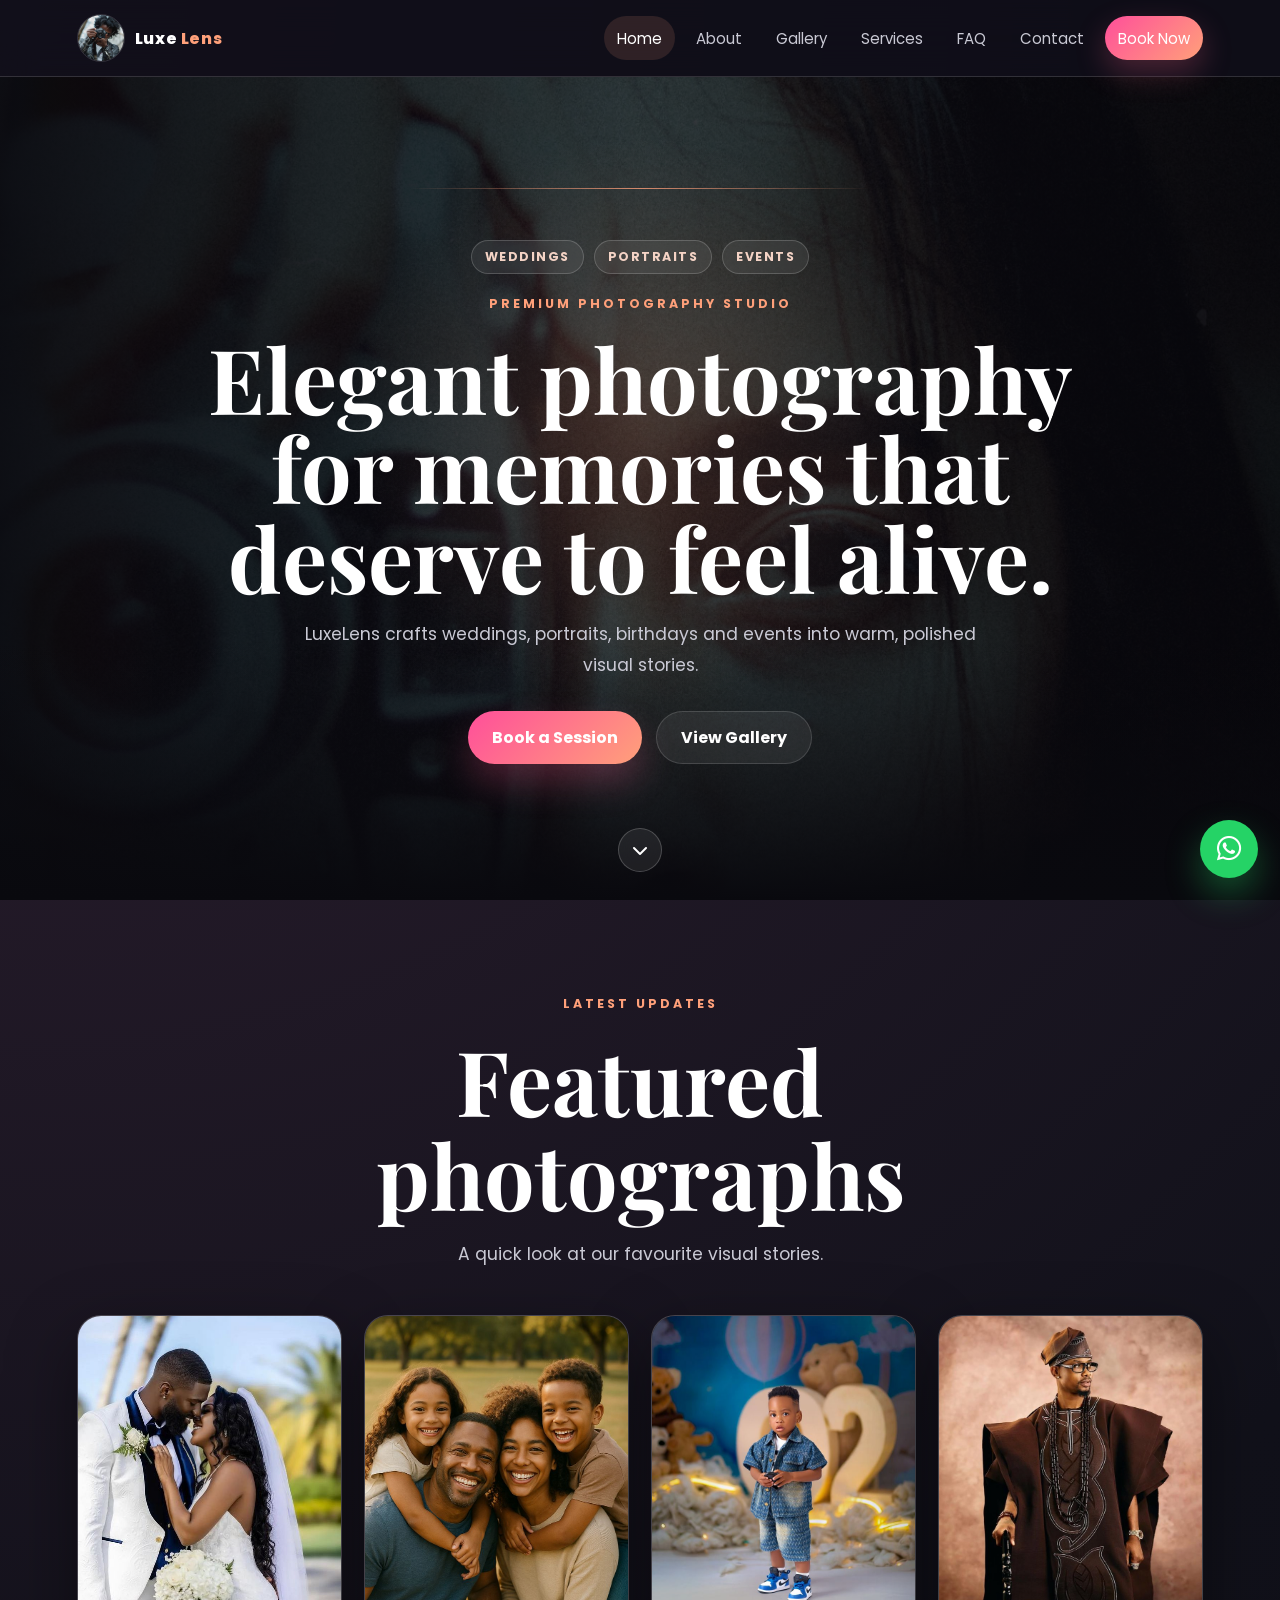
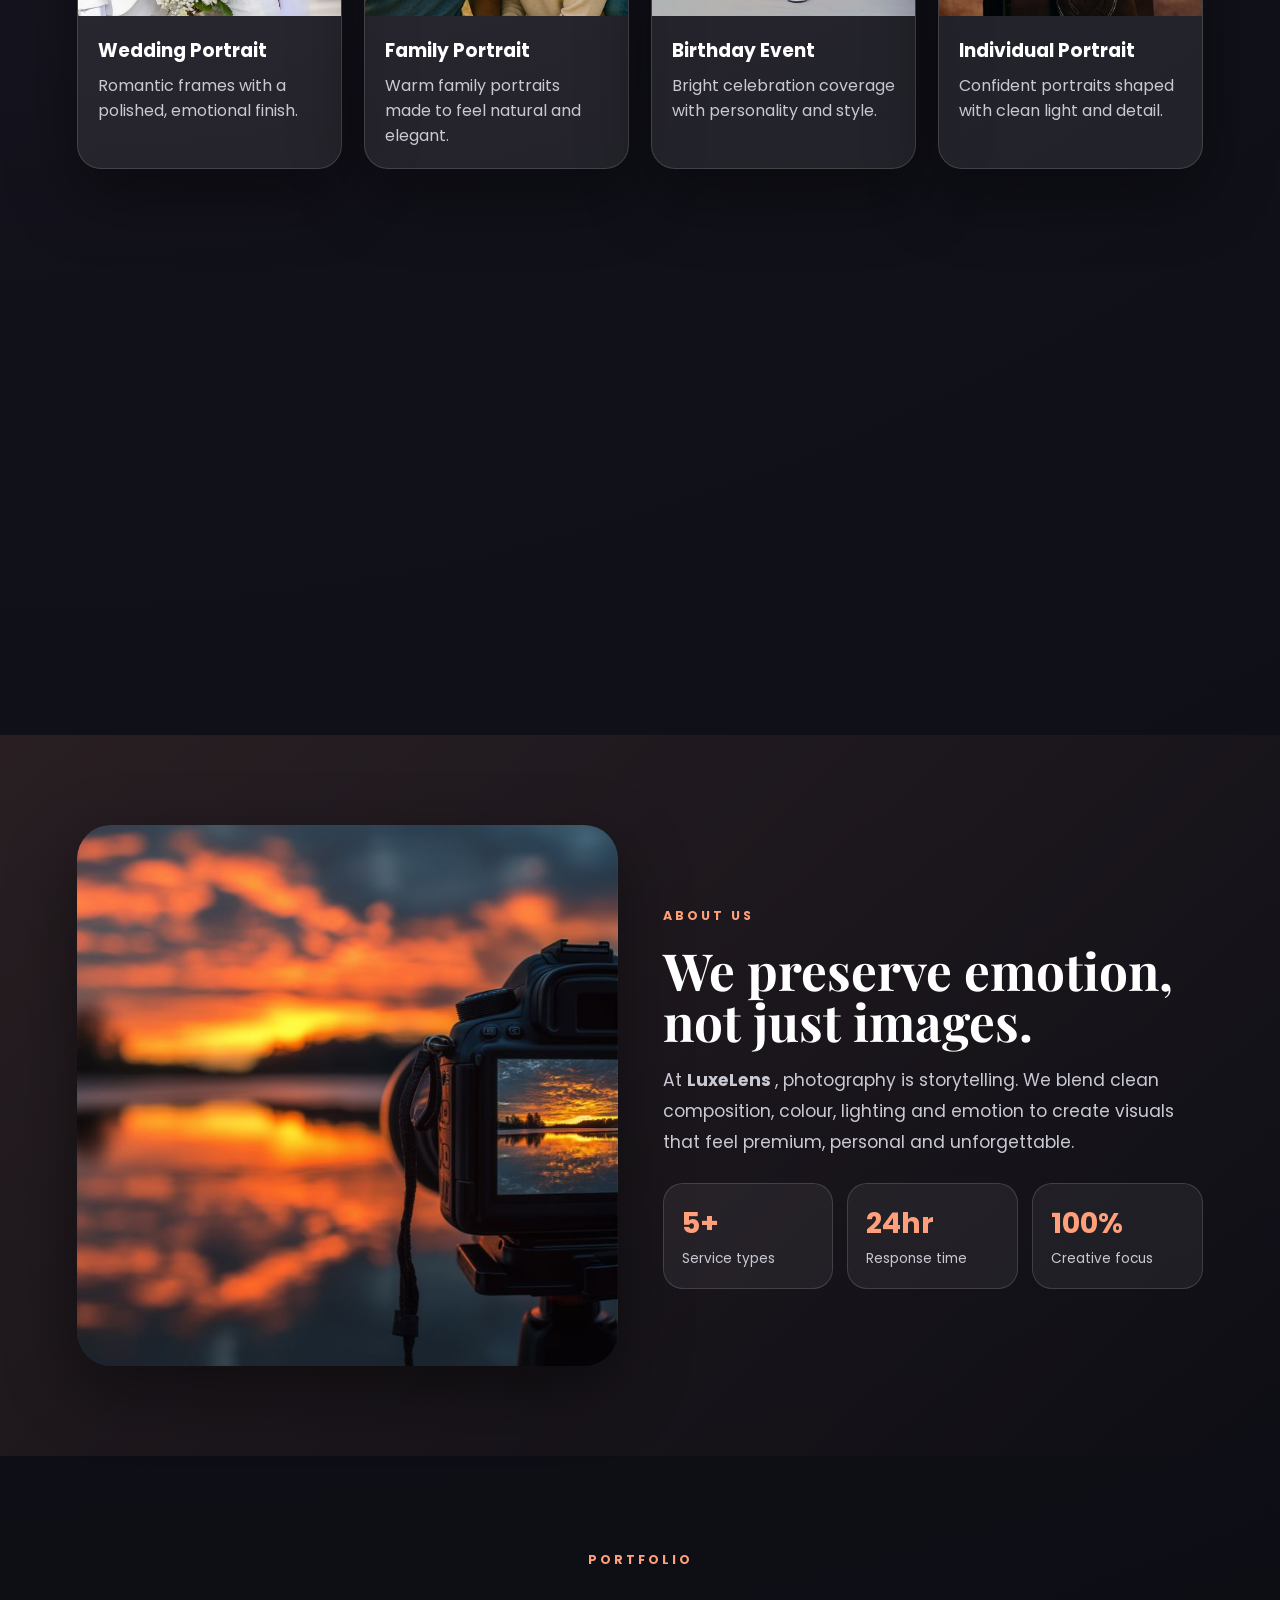
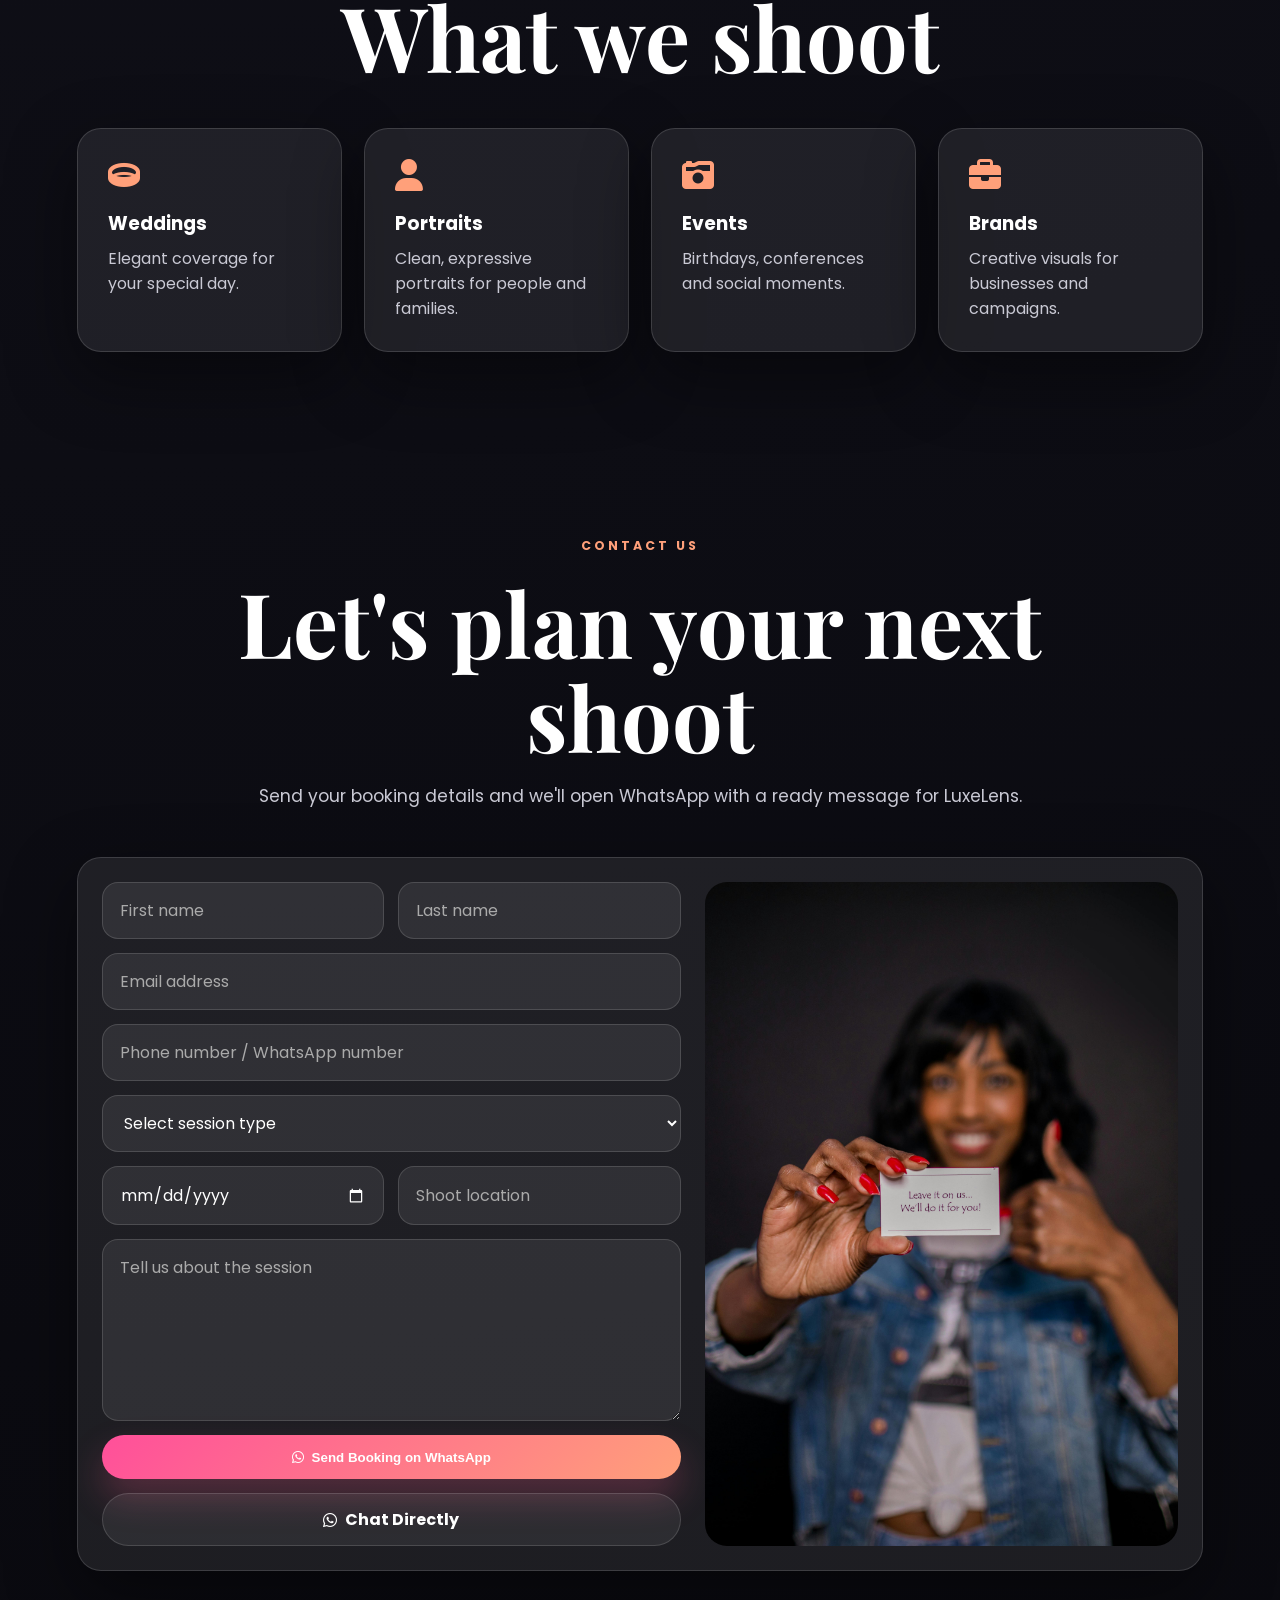
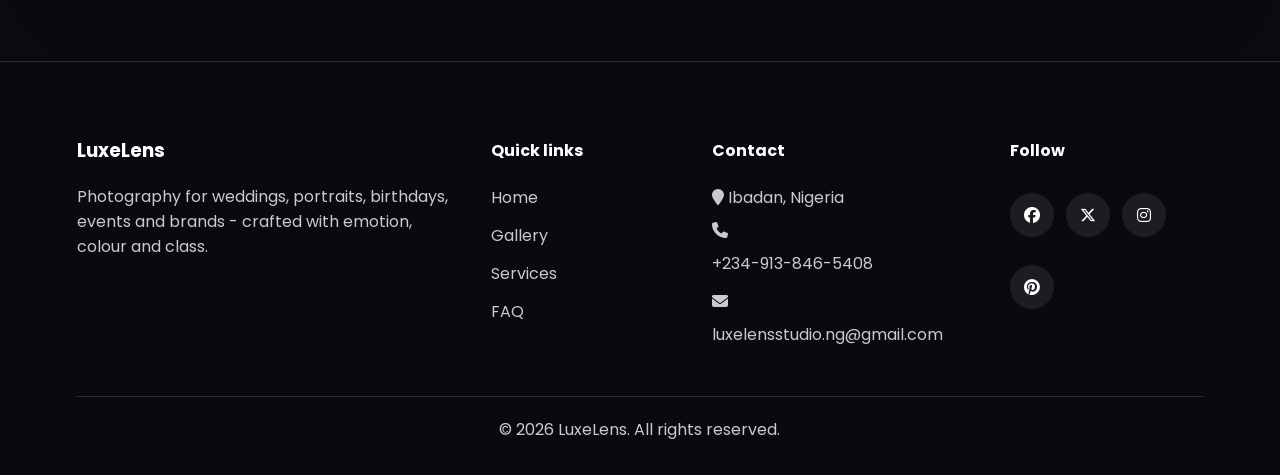
<file: index.html>
<!DOCTYPE html>
<html lang="en">
 <head>
  <meta charset="utf-8"/>
  <meta content="width=device-width, initial-scale=1.0, viewport-fit=cover" name="viewport"/>
  <title>
   LuxeLens | Home
  </title>
  <link href="https://fonts.googleapis.com" rel="preconnect"/>
  <link crossorigin="" href="https://fonts.gstatic.com" rel="preconnect"/>
  <link href="https://fonts.googleapis.com/css2?family=Playfair+Display:wght@600;700&amp;family=Poppins:wght@300;400;500;600;700&amp;display=swap" rel="stylesheet"/>
  <link href="https://cdnjs.cloudflare.com/ajax/libs/font-awesome/6.7.2/css/all.min.css" rel="stylesheet"/>
  <link href="style.css" rel="stylesheet"/>
 </head>
 <body>
  <header class="site-header">
   <a class="brand" href="index.html">
    <img alt="LuxeLens logo" src="Image/SNAPSHOT.png"/>
    <span>
     Luxe
     <span>
      Lens
     </span>
    </span>
   </a>
   <button aria-controls="siteNav" aria-expanded="false" aria-label="Open menu" class="menu-toggle" type="button">
    <i class="fa-solid fa-bars">
    </i>
   </button>
   <nav class="site-nav" id="siteNav">
    <a href="index.html">
     Home
    </a>
    <a href="index.html#about">
     About
    </a>
    <a href="gallery.html">
     Gallery
    </a>
    <a href="learnmore.html">
     Services
    </a>
    <a href="faq.html">
     FAQ
    </a>
    <a href="index.html#contact">
     Contact
    </a>
    <a class="nav-cta" href="https://wa.me/2349138465408?text=Hello%20LuxeLens%2C%20I%20want%20to%20book%20a%20photography%20session." rel="noopener" target="_blank">
     Book Now
    </a>
   </nav>
  </header>
  <section class="hero">
   <video autoplay="" loop="" muted="" playsinline="" poster="Image/wedding 1 (13).jpg">
    <source src="videos/6028176-hd_1920_1080_24fps (1).mp4" type="video/mp4"/>
   </video>
   <div class="hero-overlay">
   </div>
   <div class="hero-content reveal">
    <div class="hero-kicker">
     <span>
      Weddings
     </span>
     <span>
      Portraits
     </span>
     <span>
      Events
     </span>
    </div>
    <span class="eyebrow">
     Premium photography studio
    </span>
    <h1>
     Elegant photography for memories that deserve to feel alive.
    </h1>
    <p>
     LuxeLens crafts weddings, portraits, birthdays and events into warm, polished visual stories.
    </p>
    <div class="hero-actions">
     <a class="btn primary" href="https://wa.me/2349138465408?text=Hello%20LuxeLens%2C%20I%20want%20to%20book%20a%20photography%20session." rel="noopener" target="_blank">
      Book a Session
     </a>
     <a class="btn ghost" href="gallery.html">
      View Gallery
     </a>
    </div>
   </div>
   <a aria-label="Explore featured photographs" class="scroll-cue" href="#featured">
    <i class="fa-solid fa-chevron-down">
    </i>
   </a>
  </section>
  <main>
   <section class="section" id="featured">
    <div class="section-head reveal">
     <span class="eyebrow">
      Latest updates
     </span>
     <h2>
      Featured photographs
     </h2>
     <p>
      A quick look at our favourite visual stories.
     </p>
    </div>
    <div class="photo-grid">
     <article class="photo-card reveal">
      <img alt="Wedding Portrait" src="Image/black wedding.jpg"/>
      <div>
       <h3>
        Wedding Portrait
       </h3>
       <p>
        Romantic frames with a polished, emotional finish.
       </p>
      </div>
     </article>
     <article class="photo-card reveal">
      <img alt="Family Portrait" src="Image/family (1).jpg"/>
      <div>
       <h3>
        Family Portrait
       </h3>
       <p>
        Warm family portraits made to feel natural and elegant.
       </p>
      </div>
     </article>
     <article class="photo-card reveal">
      <img alt="Birthday Event" src="Image/birthday.jpg"/>
      <div>
       <h3>
        Birthday Event
       </h3>
       <p>
        Bright celebration coverage with personality and style.
       </p>
      </div>
     </article>
     <article class="photo-card reveal">
      <img alt="Individual Portrait" src="Image/traditional portrait.jpg"/>
      <div>
       <h3>
        Individual Portrait
       </h3>
       <p>
        Confident portraits shaped with clean light and detail.
       </p>
      </div>
     </article>
     <article class="photo-card reveal">
      <img alt="Wedding Event" src="Image/traditional wedding.jpg"/>
      <div>
       <h3>
        Wedding Event
       </h3>
       <p>
        Full-day wedding moments captured with care and class.
       </p>
      </div>
     </article>
     <article class="photo-card reveal">
      <img alt="Conference Event" src="Image/conference.jpg"/>
      <div>
       <h3>
        Conference Event
       </h3>
       <p>
        Professional event images that feel sharp and memorable.
       </p>
      </div>
     </article>
     <article class="photo-card reveal">
      <img alt="Family Moments" src="Image/wedding 1 (9).jpg"/>
      <div>
       <h3>
        Family Moments
       </h3>
       <p>
        Honest moments for the people who matter most.
       </p>
      </div>
     </article>

     <article class="photo-card reveal">
      <img alt="Kids Portrait" src="Image/sharon portrait.jpg"/>
      <div>
       <h3>
        Kids Portrait
       </h3>
       <p>
        Gentle kids portraits full of expression and life.
       </p>
      </div>
     </article>

    </div>
   </section>
   <section class="about-section" id="about">
    <div class="about-img reveal">
     <img alt="About LuxeLens" src="Image/about (1).jpg"/>
    </div>
    <div class="about-text reveal">
     <span class="eyebrow">
      About us
     </span>
     <h2>
      We preserve emotion, not just images.
     </h2>
     <p>
      At
      <strong>
       LuxeLens
      </strong>
      , photography is storytelling. We blend clean composition, colour, lighting and emotion to create visuals that feel premium, personal and unforgettable.
     </p>
     <div class="stats">
      <div>
       <b>
        5+
       </b>
       <span>
        Service types
       </span>
      </div>
      <div>
       <b>
        24hr
       </b>
       <span>
        Response time
       </span>
      </div>
      <div>
       <b>
        100%
       </b>
       <span>
        Creative focus
       </span>
      </div>
     </div>
    </div>
   </section>
   <section class="section">
    <div class="section-head reveal">
     <span class="eyebrow">
      Portfolio
     </span>
     <h2>
      What we shoot
     </h2>
    </div>
    <div class="service-grid">
     <article>
      <i class="fa-solid fa-ring">
      </i>
      <h3>
       Weddings
      </h3>
      <p>
       Elegant coverage for your special day.
      </p>
     </article>
     <article>
      <i class="fa-solid fa-user">
      </i>
      <h3>
       Portraits
      </h3>
      <p>
       Clean, expressive portraits for people and families.
      </p>
     </article>
     <article>
      <i class="fa-solid fa-camera-retro">
      </i>
      <h3>
       Events
      </h3>
      <p>
       Birthdays, conferences and social moments.
      </p>
     </article>
     <article>
      <i class="fa-solid fa-briefcase">
      </i>
      <h3>
       Brands
      </h3>
      <p>
       Creative visuals for businesses and campaigns.
      </p>
     </article>
    </div>
   </section>
   <section class="contact-section" id="contact">
    <div class="section-head reveal">
     <span class="eyebrow">
      Contact us
     </span>
     <h2>
      Let's plan your next shoot
     </h2>
     <p>
      Send your booking details and we'll open WhatsApp with a ready message for LuxeLens.
     </p>
    </div>
    <div class="contact-box reveal">
     <form class="booking-form" id="whatsappBookingForm">
      <div class="two">
       <input name="firstName" placeholder="First name" required=""/>
       <input name="lastName" placeholder="Last name" required=""/>
      </div>
      <input name="email" placeholder="Email address" required="" type="email"/>
      <input name="phone" placeholder="Phone number / WhatsApp number" required="" type="tel"/>
      <select name="service" required="">
       <option value="">
        Select session type
       </option>
       <option>
        Wedding Photography
       </option>
       <option>
        Portrait Session
       </option>
       <option>
        Birthday/Event Coverage
       </option>
       <option>
        Brand/Commercial Shoot
       </option>
       <option>
        Other
       </option>
      </select>
      <div class="two">
       <input name="date" type="date"/>
       <input name="location" placeholder="Shoot location"/>
      </div>
      <textarea name="message" placeholder="Tell us about the session" required="" rows="6"></textarea>
      <button class="btn primary" type="submit">
       <i class="fa-brands fa-whatsapp">
       </i>
       Send Booking on WhatsApp
      </button>
      <a class="btn ghost whatsapp-direct" href="https://wa.me/2349138465408?text=Hello%20LuxeLens%2C%20I%20want%20to%20book%20a%20photography%20session." rel="noopener" target="_blank">
       <i class="fa-brands fa-whatsapp">
       </i>
       Chat Directly
      </a>
     </form>
     <img alt="Contact LuxeLens" src="Image/wedding 1 (7).jpg"/>
    </div>
   </section>
  </main>
  <footer class="site-footer">
   <div>
    <h3>
     LuxeLens
    </h3>
    <p>
     Photography for weddings, portraits, birthdays, events and brands - crafted with emotion, colour and class.
    </p>
   </div>
   <div>
    <h4>
     Quick links
    </h4>
    <a href="index.html">
     Home
    </a>
    <a href="gallery.html">
     Gallery
    </a>
    <a href="learnmore.html">
     Services
    </a>
    <a href="faq.html">
     FAQ
    </a>
   </div>
   <div>
    <h4>
     Contact
    </h4>
    <p>
     <i class="fa fa-map-marker">
     </i>
     Ibadan, Nigeria
    </p>
    <p>
     <i class="fa fa-phone">
     </i>
     <a href="https://wa.me/2349138465408" rel="noopener" target="_blank">
      +234-913-846-5408
     </a>
    </p>
    <p>
     <i class="fa fa-envelope">
     </i>
     <a href="mailto:luxelensstudio.ng@gmail.com">
      luxelensstudio.ng@gmail.com
     </a>
    </p>
   </div>
   <div>
    <h4>
     Follow
    </h4>
    <div class="social-row">
     <a aria-label="Facebook" href="https://www.facebook.com/" rel="noopener" target="_blank">
      <i class="fa-brands fa-facebook">
      </i>
     </a>
     <a aria-label="X Twitter" href="https://x.com/" rel="noopener" target="_blank">
      <i class="fa-brands fa-x-twitter">
      </i>
     </a>
     <a aria-label="Instagram" href="https://www.instagram.com/" rel="noopener" target="_blank">
      <i class="fa-brands fa-instagram">
      </i>
     </a>
     <a aria-label="Pinterest" href="https://www.pinterest.com/" rel="noopener" target="_blank">
      <i class="fa-brands fa-pinterest">
      </i>
     </a>
    </div>
   </div>
   <p class="copyright">
    &copy; 2026 LuxeLens. All rights reserved.
   </p>
  </footer>
  <a aria-label="Chat on WhatsApp" class="whatsapp-float" href="https://wa.me/2349138465408?text=Hello%20LuxeLens%2C%20I%20want%20to%20make%20an%20enquiry." rel="noopener" target="_blank">
   <i class="fa-brands fa-whatsapp">
   </i>
  </a>
  <script src="app.js">
  </script>
 </body>
</html>
</file>
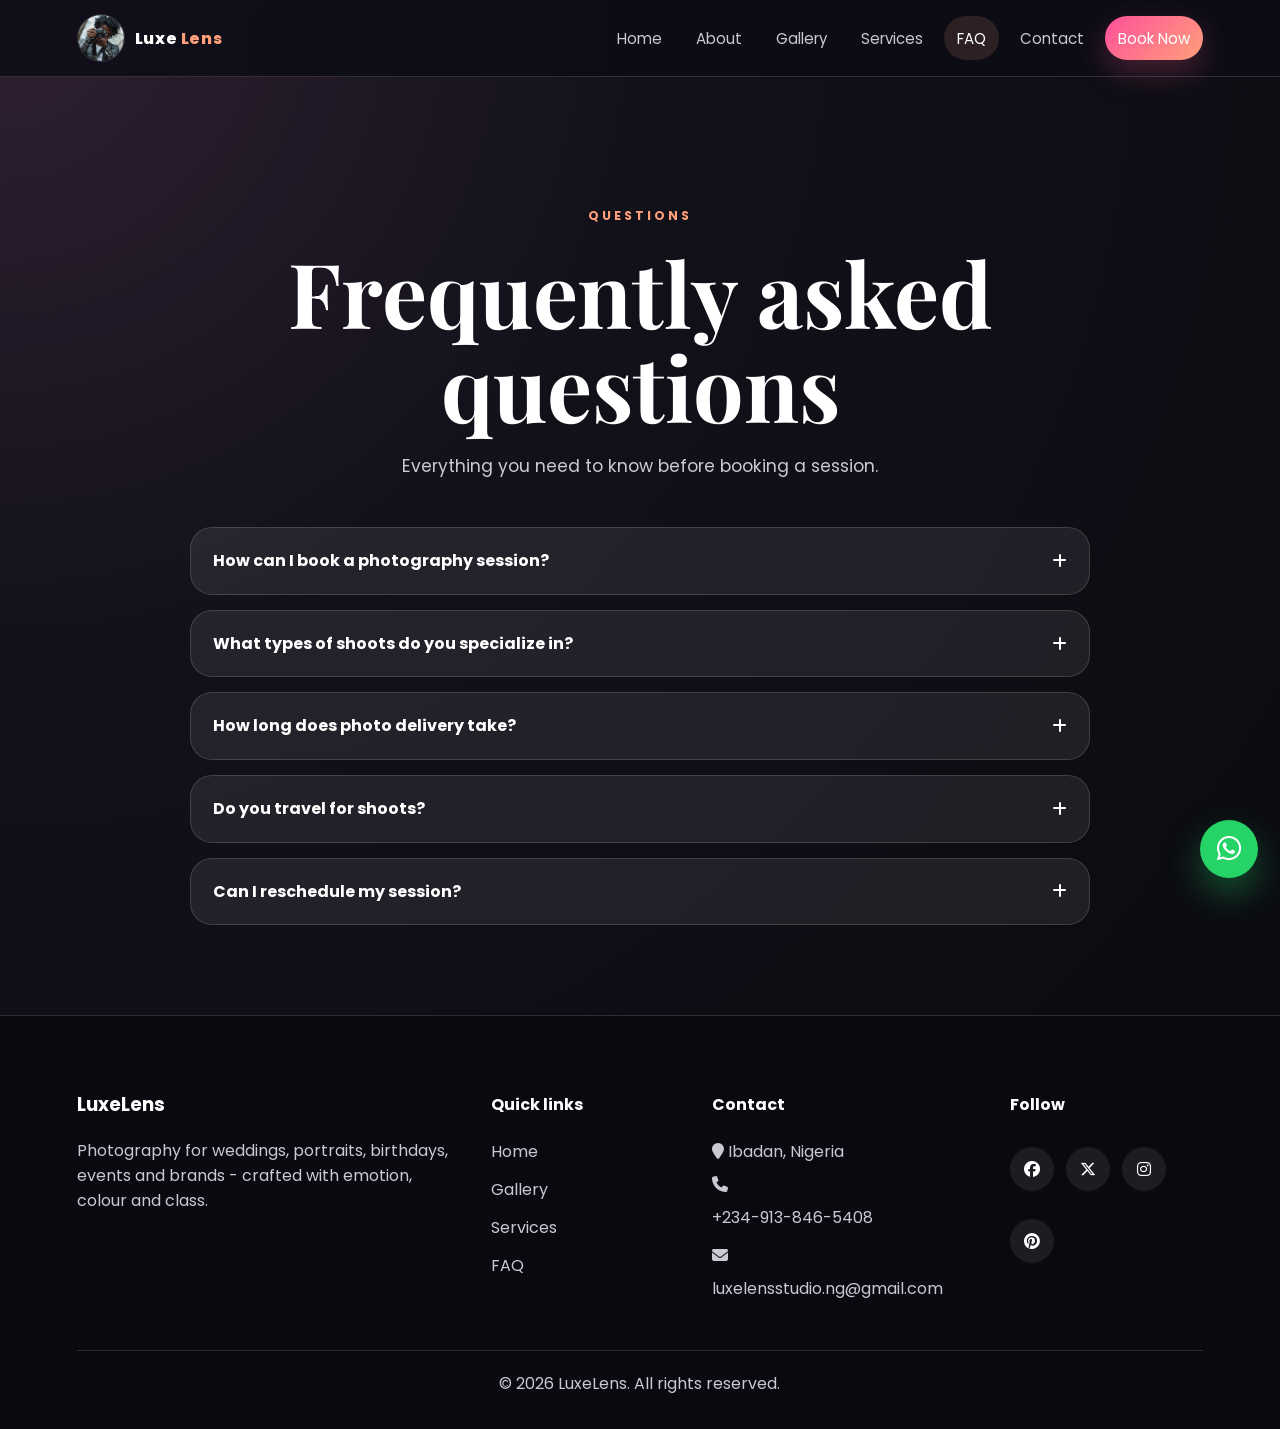
<file: faq.html>
<!DOCTYPE html>
<html lang="en">
 <head>
  <meta charset="utf-8"/>
  <meta content="width=device-width, initial-scale=1.0, viewport-fit=cover" name="viewport"/>
  <title>
   FAQ | LuxeLens
  </title>
  <link href="https://fonts.googleapis.com" rel="preconnect"/>
  <link crossorigin="" href="https://fonts.gstatic.com" rel="preconnect"/>
  <link href="https://fonts.googleapis.com/css2?family=Playfair+Display:wght@600;700&amp;family=Poppins:wght@300;400;500;600;700&amp;display=swap" rel="stylesheet"/>
  <link href="https://cdnjs.cloudflare.com/ajax/libs/font-awesome/6.7.2/css/all.min.css" rel="stylesheet"/>
  <link href="style.css" rel="stylesheet"/>
 </head>
 <body>
  <header class="site-header">
   <a class="brand" href="index.html">
    <img alt="LuxeLens logo" src="Image/SNAPSHOT.png"/>
    <span>
     Luxe
     <span>
      Lens
     </span>
    </span>
   </a>
   <button aria-controls="siteNav" aria-expanded="false" aria-label="Open menu" class="menu-toggle" type="button">
    <i class="fa-solid fa-bars">
    </i>
   </button>
   <nav class="site-nav" id="siteNav">
    <a href="index.html">
     Home
    </a>
    <a href="index.html#about">
     About
    </a>
    <a href="gallery.html">
     Gallery
    </a>
    <a href="learnmore.html">
     Services
    </a>
    <a href="faq.html">
     FAQ
    </a>
    <a href="index.html#contact">
     Contact
    </a>
    <a class="nav-cta" href="https://wa.me/2349138465408?text=Hello%20LuxeLens%2C%20I%20want%20to%20book%20a%20photography%20session." rel="noopener" target="_blank">
     Book Now
    </a>
   </nav>
  </header>
  <main class="page faq-page">
   <section class="page-hero reveal">
    <span class="eyebrow">
     Questions
    </span>
    <h1>
     Frequently asked questions
    </h1>
    <p>
     Everything you need to know before booking a session.
    </p>
   </section>
   <section class="faq-list">
    <article class="faq-item">
     <button aria-expanded="false" type="button">
      How can I book a photography session?
      <i class="fa fa-plus">
      </i>
     </button>
     <div>
      <p>
       Use the contact form or call us. We usually respond within 24 hours.
      </p>
     </div>
    </article>
    <article class="faq-item">
     <button aria-expanded="false" type="button">
      What types of shoots do you specialize in?
      <i class="fa fa-plus">
      </i>
     </button>
     <div>
      <p>
       Weddings, portraits, birthdays, events, family sessions and commercial shoots.
      </p>
     </div>
    </article>
    <article class="faq-item">
     <button aria-expanded="false" type="button">
      How long does photo delivery take?
      <i class="fa fa-plus">
      </i>
     </button>
     <div>
      <p>
       Portraits usually take about one week. Events and weddings can take two to three weeks depending on the size.
      </p>
     </div>
    </article>
    <article class="faq-item">
     <button aria-expanded="false" type="button">
      Do you travel for shoots?
      <i class="fa fa-plus">
      </i>
     </button>
     <div>
      <p>
       Yes. Travel fees may apply depending on the location.
      </p>
     </div>
    </article>
    <article class="faq-item">
     <button aria-expanded="false" type="button">
      Can I reschedule my session?
      <i class="fa fa-plus">
      </i>
     </button>
     <div>
      <p>
       Yes, please contact us early so we can arrange another date.
      </p>
     </div>
    </article>
   </section>
  </main>
  <footer class="site-footer">
   <div>
    <h3>
     LuxeLens
    </h3>
    <p>
     Photography for weddings, portraits, birthdays, events and brands - crafted with emotion, colour and class.
    </p>
   </div>
   <div>
    <h4>
     Quick links
    </h4>
    <a href="index.html">
     Home
    </a>
    <a href="gallery.html">
     Gallery
    </a>
    <a href="learnmore.html">
     Services
    </a>
    <a href="faq.html">
     FAQ
    </a>
   </div>
   <div>
    <h4>
     Contact
    </h4>
    <p>
     <i class="fa fa-map-marker">
     </i>
     Ibadan, Nigeria
    </p>
    <p>
     <i class="fa fa-phone">
     </i>
     <a href="https://wa.me/2349138465408" rel="noopener" target="_blank">
      +234-913-846-5408
     </a>
    </p>
    <p>
     <i class="fa fa-envelope">
     </i>
     <a href="mailto:luxelensstudio.ng@gmail.com">
      luxelensstudio.ng@gmail.com
     </a>
    </p>
   </div>
   <div>
    <h4>
     Follow
    </h4>
    <div class="social-row">
     <a aria-label="Facebook" href="https://www.facebook.com/" rel="noopener" target="_blank">
      <i class="fa-brands fa-facebook">
      </i>
     </a>
     <a aria-label="X Twitter" href="https://x.com/" rel="noopener" target="_blank">
      <i class="fa-brands fa-x-twitter">
      </i>
     </a>
     <a aria-label="Instagram" href="https://www.instagram.com/" rel="noopener" target="_blank">
      <i class="fa-brands fa-instagram">
      </i>
     </a>
     <a aria-label="Pinterest" href="https://www.pinterest.com/" rel="noopener" target="_blank">
      <i class="fa-brands fa-pinterest">
      </i>
     </a>
    </div>
   </div>
   <p class="copyright">
    &copy; 2026 LuxeLens. All rights reserved.
   </p>
  </footer>
  <a aria-label="Chat on WhatsApp" class="whatsapp-float" href="https://wa.me/2349138465408?text=Hello%20LuxeLens%2C%20I%20want%20to%20make%20an%20enquiry." rel="noopener" target="_blank">
   <i class="fa-brands fa-whatsapp">
   </i>
  </a>
  <script src="app.js">
  </script>
 </body>
</html>
</file>
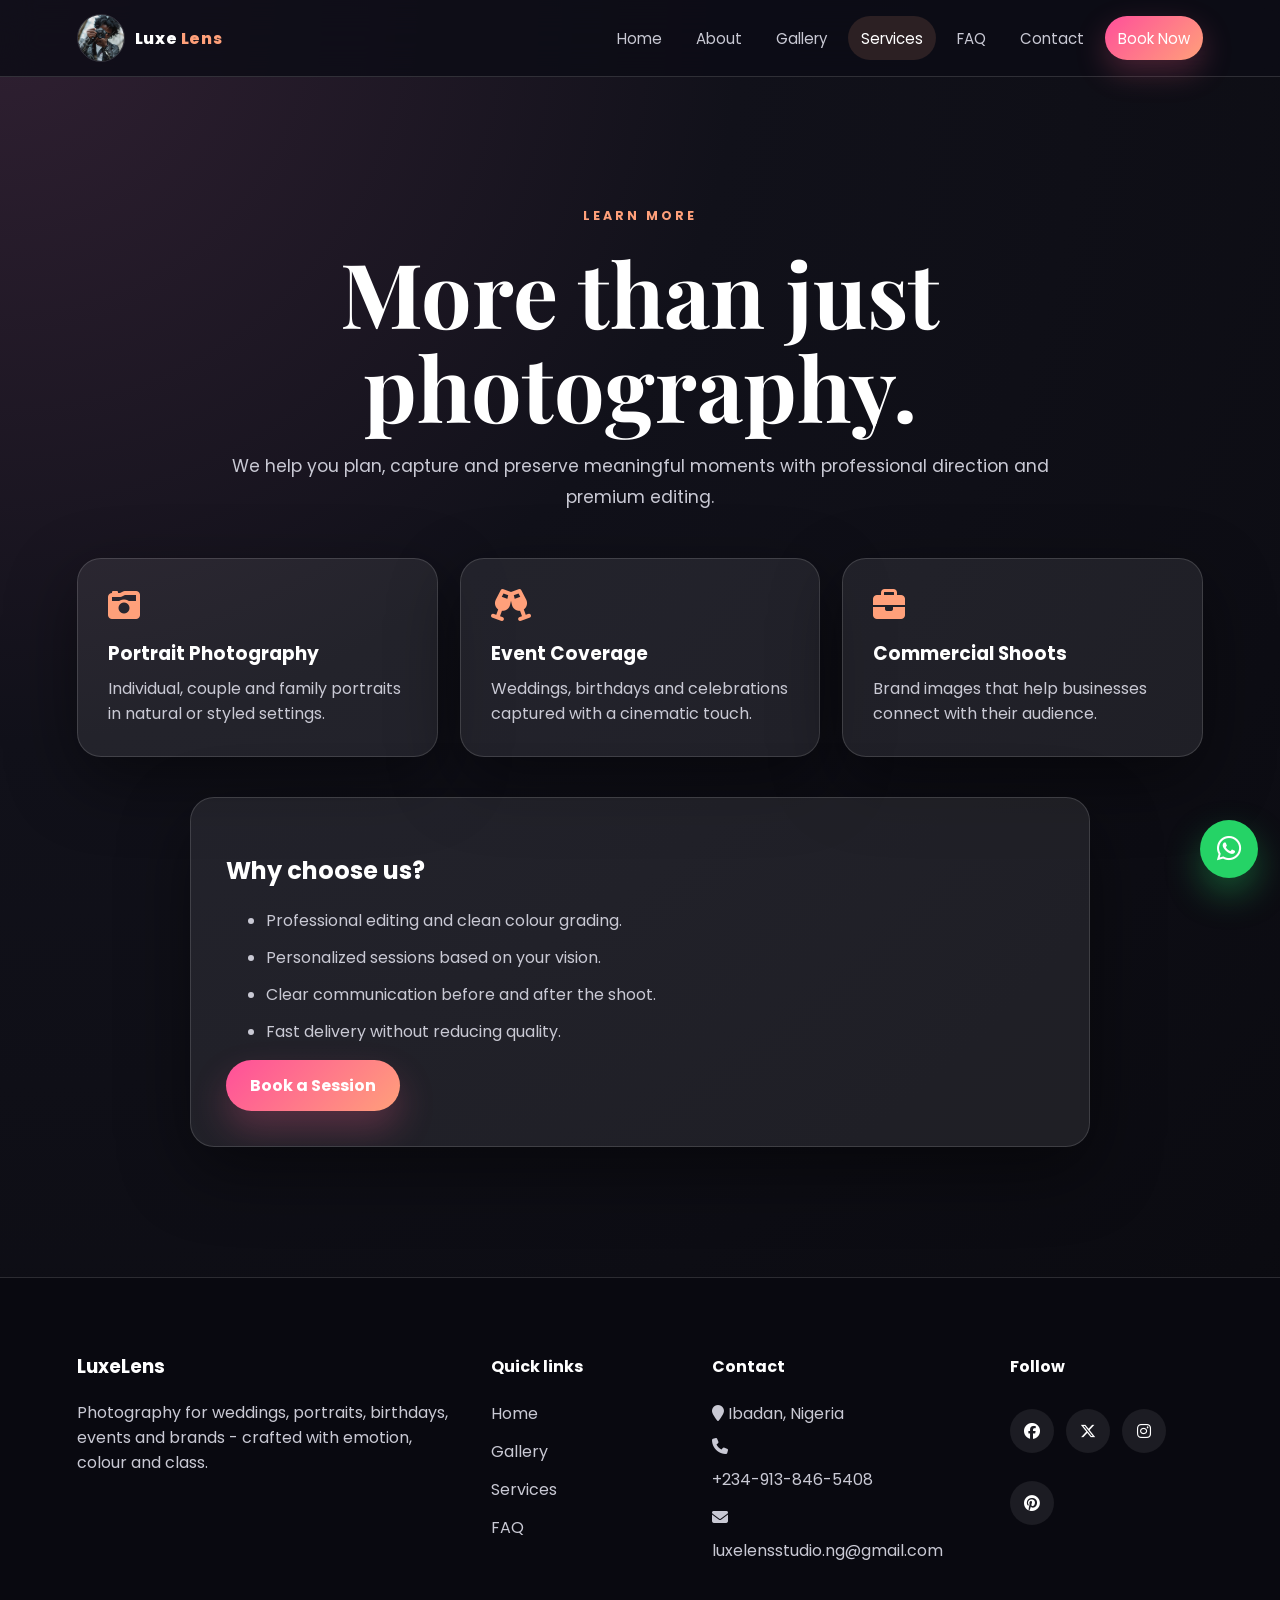
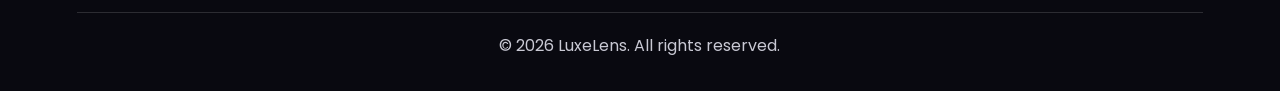
<file: learnmore.html>
<!DOCTYPE html>
<html lang="en">
 <head>
  <meta charset="utf-8"/>
  <meta content="width=device-width, initial-scale=1.0, viewport-fit=cover" name="viewport"/>
  <title>
   Services | LuxeLens
  </title>
  <link href="https://fonts.googleapis.com" rel="preconnect"/>
  <link crossorigin="" href="https://fonts.gstatic.com" rel="preconnect"/>
  <link href="https://fonts.googleapis.com/css2?family=Playfair+Display:wght@600;700&amp;family=Poppins:wght@300;400;500;600;700&amp;display=swap" rel="stylesheet"/>
  <link href="https://cdnjs.cloudflare.com/ajax/libs/font-awesome/6.7.2/css/all.min.css" rel="stylesheet"/>
  <link href="style.css" rel="stylesheet"/>
 </head>
 <body>
  <header class="site-header">
   <a class="brand" href="index.html">
    <img alt="LuxeLens logo" src="Image/SNAPSHOT.png"/>
    <span>
     Luxe
     <span>
      Lens
     </span>
    </span>
   </a>
   <button aria-controls="siteNav" aria-expanded="false" aria-label="Open menu" class="menu-toggle" type="button">
    <i class="fa-solid fa-bars">
    </i>
   </button>
   <nav class="site-nav" id="siteNav">
    <a href="index.html">
     Home
    </a>
    <a href="index.html#about">
     About
    </a>
    <a href="gallery.html">
     Gallery
    </a>
    <a href="learnmore.html">
     Services
    </a>
    <a href="faq.html">
     FAQ
    </a>
    <a href="index.html#contact">
     Contact
    </a>
    <a class="nav-cta" href="https://wa.me/2349138465408?text=Hello%20LuxeLens%2C%20I%20want%20to%20book%20a%20photography%20session." rel="noopener" target="_blank">
     Book Now
    </a>
   </nav>
  </header>
  <main class="page">
   <section class="page-hero reveal">
    <span class="eyebrow">
     Learn more
    </span>
    <h1>
     More than just photography.
    </h1>
    <p>
     We help you plan, capture and preserve meaningful moments with professional direction and premium editing.
    </p>
   </section>
   <section class="service-grid large">
    <article>
     <i class="fas fa-camera-retro">
     </i>
     <h3>
      Portrait Photography
     </h3>
     <p>
      Individual, couple and family portraits in natural or styled settings.
     </p>
    </article>
    <article>
     <i class="fas fa-champagne-glasses">
     </i>
     <h3>
      Event Coverage
     </h3>
     <p>
      Weddings, birthdays and celebrations captured with a cinematic touch.
     </p>
    </article>
    <article>
     <i class="fas fa-briefcase">
     </i>
     <h3>
      Commercial Shoots
     </h3>
     <p>
      Brand images that help businesses connect with their audience.
     </p>
    </article>
   </section>
   <section class="why-card reveal">
    <h2>
     Why choose us?
    </h2>
    <ul>
     <li>
      Professional editing and clean colour grading.
     </li>
     <li>
      Personalized sessions based on your vision.
     </li>
     <li>
      Clear communication before and after the shoot.
     </li>
     <li>
      Fast delivery without reducing quality.
     </li>
    </ul>
    <a class="btn primary" href="https://wa.me/2349138465408?text=Hello%20LuxeLens%2C%20I%20want%20to%20book%20a%20photography%20session." rel="noopener" target="_blank">
     Book a Session
    </a>
   </section>
  </main>
  <footer class="site-footer">
   <div>
    <h3>
     LuxeLens
    </h3>
    <p>
     Photography for weddings, portraits, birthdays, events and brands - crafted with emotion, colour and class.
    </p>
   </div>
   <div>
    <h4>
     Quick links
    </h4>
    <a href="index.html">
     Home
    </a>
    <a href="gallery.html">
     Gallery
    </a>
    <a href="learnmore.html">
     Services
    </a>
    <a href="faq.html">
     FAQ
    </a>
   </div>
   <div>
    <h4>
     Contact
    </h4>
    <p>
     <i class="fa fa-map-marker">
     </i>
     Ibadan, Nigeria
    </p>
    <p>
     <i class="fa fa-phone">
     </i>
     <a href="https://wa.me/2349138465408" rel="noopener" target="_blank">
      +234-913-846-5408
     </a>
    </p>
    <p>
     <i class="fa fa-envelope">
     </i>
     <a href="mailto:luxelensstudio.ng@gmail.com">
      luxelensstudio.ng@gmail.com
     </a>
    </p>
   </div>
   <div>
    <h4>
     Follow
    </h4>
    <div class="social-row">
     <a aria-label="Facebook" href="https://www.facebook.com/" rel="noopener" target="_blank">
      <i class="fa-brands fa-facebook">
      </i>
     </a>
     <a aria-label="X Twitter" href="https://x.com/" rel="noopener" target="_blank">
      <i class="fa-brands fa-x-twitter">
      </i>
     </a>
     <a aria-label="Instagram" href="https://www.instagram.com/" rel="noopener" target="_blank">
      <i class="fa-brands fa-instagram">
      </i>
     </a>
     <a aria-label="Pinterest" href="https://www.pinterest.com/" rel="noopener" target="_blank">
      <i class="fa-brands fa-pinterest">
      </i>
     </a>
    </div>
   </div>
   <p class="copyright">
    &copy; 2026 LuxeLens. All rights reserved.
   </p>
  </footer>
  <a aria-label="Chat on WhatsApp" class="whatsapp-float" href="https://wa.me/2349138465408?text=Hello%20LuxeLens%2C%20I%20want%20to%20make%20an%20enquiry." rel="noopener" target="_blank">
   <i class="fa-brands fa-whatsapp">
   </i>
  </a>
  <script src="app.js">
  </script>
 </body>
</html>
</file>
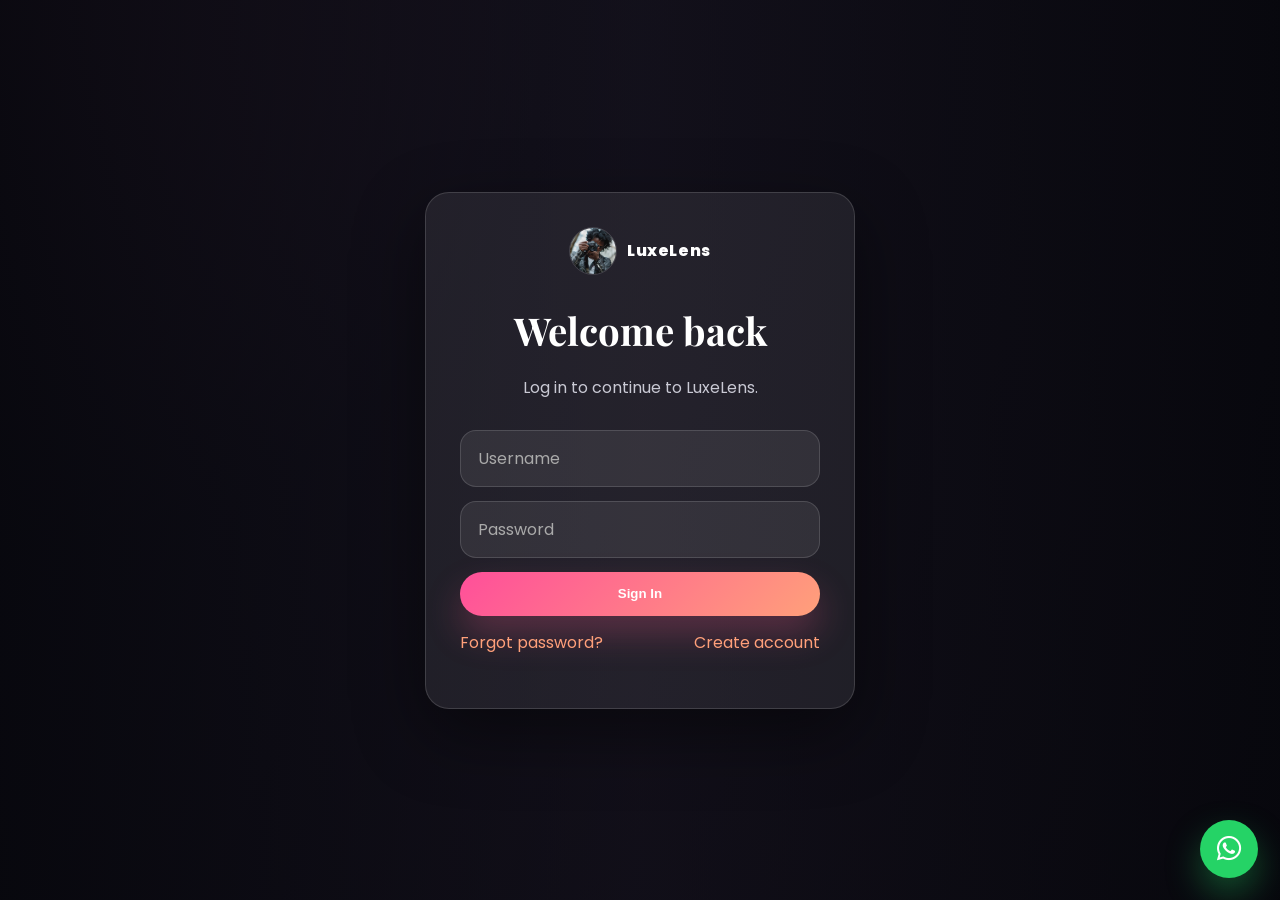
<file: log in.html>
<!DOCTYPE html>
<html lang="en">
 <head>
  <meta charset="utf-8"/>
  <meta content="width=device-width, initial-scale=1.0, viewport-fit=cover" name="viewport"/>
  <title>
   Login | LuxeLens
  </title>
  <link href="https://fonts.googleapis.com" rel="preconnect"/>
  <link crossorigin="" href="https://fonts.gstatic.com" rel="preconnect"/>
  <link href="https://fonts.googleapis.com/css2?family=Playfair+Display:wght@600;700&amp;family=Poppins:wght@300;400;500;600;700&amp;display=swap" rel="stylesheet"/>
  <link href="https://cdnjs.cloudflare.com/ajax/libs/font-awesome/6.7.2/css/all.min.css" rel="stylesheet"/>
  <link href="style.css" rel="stylesheet"/>
 </head>
 <body>
  <section class="auth-page">
   <video autoplay="" loop="" muted="" playsinline="">
    <source src="videos/6028176-hd_1920_1080_24fps (1).mp4" type="video/mp4"/>
   </video>
   <form class="auth-card" id="loginForm">
    <a class="brand auth-brand" href="index.html">
     <img alt="LuxeLens logo" src="Image/SNAPSHOT.png"/>
     <span>
      LuxeLens
     </span>
    </a>
    <h1>
     Welcome back
    </h1>
    <p>
     Log in to continue to LuxeLens.
    </p>
    <input id="username" placeholder="Username" required="" type="text"/>
    <input id="password" placeholder="Password" required="" type="password"/>
    <button class="btn primary" type="submit">
     Sign In
    </button>
    <div class="auth-links">
     <a href="#">
      Forgot password?
     </a>
     <a href="signup.html">
      Create account
     </a>
    </div>
   </form>
  </section>
  <a aria-label="Chat on WhatsApp" class="whatsapp-float" href="https://wa.me/2349138465408?text=Hello%20LuxeLens%2C%20I%20want%20to%20make%20an%20enquiry." rel="noopener" target="_blank">
   <i class="fa-brands fa-whatsapp">
   </i>
  </a>
  <script src="app.js">
  </script>
 </body>
</html>
</file>
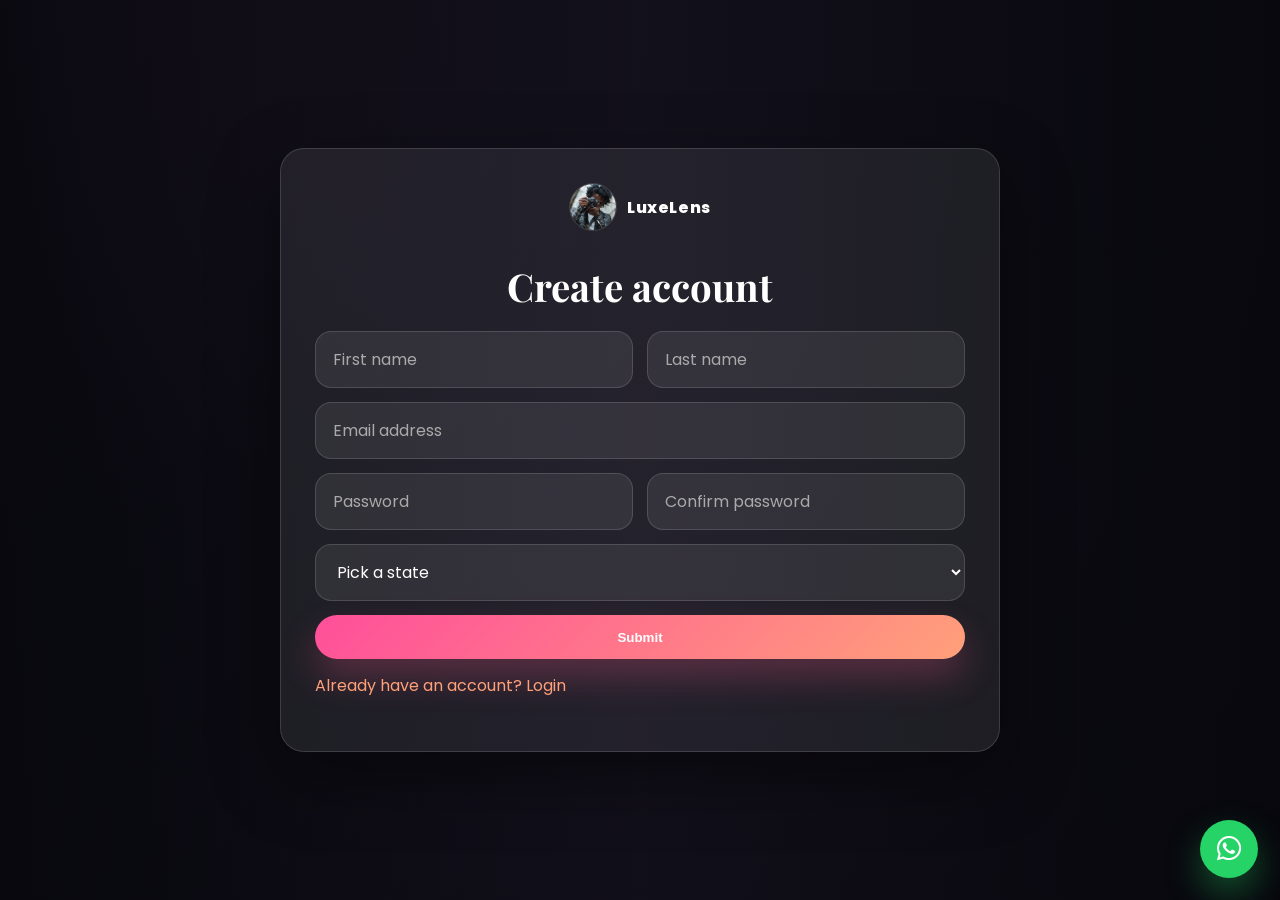
<file: signup.html>
<!DOCTYPE html>
<html lang="en">
 <head>
  <meta charset="utf-8"/>
  <meta content="width=device-width, initial-scale=1.0, viewport-fit=cover" name="viewport"/>
  <title>
   Sign Up | LuxeLens
  </title>
  <link href="https://fonts.googleapis.com" rel="preconnect"/>
  <link crossorigin="" href="https://fonts.gstatic.com" rel="preconnect"/>
  <link href="https://fonts.googleapis.com/css2?family=Playfair+Display:wght@600;700&amp;family=Poppins:wght@300;400;500;600;700&amp;display=swap" rel="stylesheet"/>
  <link href="https://cdnjs.cloudflare.com/ajax/libs/font-awesome/6.7.2/css/all.min.css" rel="stylesheet"/>
  <link href="style.css" rel="stylesheet"/>
 </head>
 <body>
  <section class="auth-page">
   <video autoplay="" loop="" muted="" playsinline="">
    <source src="videos/6028176-hd_1920_1080_24fps (1).mp4" type="video/mp4"/>
   </video>
   <form class="auth-card wide" id="signupForm">
    <a class="brand auth-brand" href="index.html">
     <img alt="LuxeLens logo" src="Image/SNAPSHOT.png"/>
     <span>
      LuxeLens
     </span>
    </a>
    <h1>
     Create account
    </h1>
    <div class="two">
     <input id="fname" placeholder="First name" required=""/>
     <input id="lname" placeholder="Last name" required=""/>
    </div>
    <input id="email" placeholder="Email address" required="" type="email"/>
    <div class="two">
     <input id="pwd" placeholder="Password" required="" type="password"/>
     <input id="confirm-pwd" placeholder="Confirm password" required="" type="password"/>
    </div>
    <select id="state" required="">
     <option value="">
      Pick a state
     </option>
     <option>
      Lagos
     </option>
     <option>
      Ogun
     </option>
     <option>
      Osun
     </option>
     <option>
      Ondo
     </option>
    </select>
    <button class="btn primary" type="submit">
     Submit
    </button>
    <div class="auth-links">
     <a href="log in.html">
      Already have an account? Login
     </a>
    </div>
   </form>
  </section>
  <a aria-label="Chat on WhatsApp" class="whatsapp-float" href="https://wa.me/2349138465408?text=Hello%20LuxeLens%2C%20I%20want%20to%20make%20an%20enquiry." rel="noopener" target="_blank">
   <i class="fa-brands fa-whatsapp">
   </i>
  </a>
  <script src="app.js">
  </script>
 </body>
</html>
</file>
<file: style.css>
:root{--bg:#0f0f16;--bg2:#171727;--card:rgba(255,255,255,.08);--line:rgba(255,255,255,.14);--text:#fff;--muted:#c9c9d4;--accent:#ffa07a;--accent2:#ff4f9a;--shadow:0 24px 70px rgba(0,0,0,.45)}*{box-sizing:border-box}html{scroll-behavior:smooth}body{margin:0;font-family:Poppins,Arial,sans-serif;background:radial-gradient(circle at top left,#302032 0,#11111a 35%,#09090e 100%);color:var(--text);overflow-x:hidden}a{color:inherit;text-decoration:none}img{max-width:100%;display:block}.site-header{position:sticky;top:0;z-index:50;display:flex;align-items:center;justify-content:space-between;padding:14px 6%;background:rgba(13,13,22,.78);backdrop-filter:blur(18px);border-bottom:1px solid var(--line)}.brand{display:flex;align-items:center;gap:10px;font-weight:800;letter-spacing:.6px}.brand img{width:48px;height:48px;object-fit:cover;border-radius:50%;border:1px solid var(--line)}.brand span span,.eyebrow{color:var(--accent)}.site-nav{display:flex;align-items:center;gap:8px}.site-nav a{padding:10px 13px;border-radius:999px;color:var(--muted);font-size:.94rem;transition:.25s}.site-nav a:hover,.site-nav a.active{color:#fff;background:rgba(255,160,122,.13)}.nav-cta{background:linear-gradient(135deg,var(--accent2),var(--accent))!important;color:#fff!important;box-shadow:0 12px 30px rgba(255,100,140,.25)}.menu-toggle{display:none;background:none;border:0;color:#fff;font-size:1.55rem}.hero{min-height:92vh;display:grid;place-items:center;position:relative;isolation:isolate;padding:110px 6% 80px}.hero video,.auth-page video{position:absolute;inset:0;width:100%;height:100%;object-fit:cover;z-index:-2;filter:brightness(.42)}.hero-overlay,.auth-page:before{content:"";position:absolute;inset:0;background:linear-gradient(90deg,rgba(7,7,13,.9),rgba(20,16,28,.58),rgba(7,7,13,.8));z-index:-1}.hero-content{max-width:920px;text-align:center}.eyebrow{text-transform:uppercase;letter-spacing:3px;font-size:.78rem;font-weight:700}.hero h1,.page-hero h1,.section-head h2,.about-text h2{font-family:'Playfair Display',serif;font-size:clamp(2.7rem,7vw,6.4rem);line-height:1;margin:18px 0}.hero p,.page-hero p,.section-head p,.about-text p{color:var(--muted);font-size:1.08rem;line-height:1.8}.hero-actions{display:flex;justify-content:center;gap:14px;flex-wrap:wrap;margin-top:30px}.btn{border:0;border-radius:999px;padding:13px 24px;font-weight:700;cursor:pointer;transition:.25s;display:inline-flex;align-items:center;justify-content:center}.btn.primary{background:linear-gradient(135deg,var(--accent2),var(--accent));color:#fff;box-shadow:0 18px 35px rgba(255,91,143,.25)}.btn.ghost{border:1px solid var(--line);background:rgba(255,255,255,.07)}.btn:hover{transform:translateY(-3px)}.section,.page{padding:90px 6%}.section-head,.page-hero{text-align:center;max-width:820px;margin:0 auto 45px}.page-hero{padding-top:35px}.photo-grid,.gallery-grid,.service-grid{display:grid;grid-template-columns:repeat(4,1fr);gap:22px}.photo-card,.gallery-item,.service-grid article,.why-card,.contact-box,.auth-card{background:var(--card);border:1px solid var(--line);border-radius:28px;overflow:hidden;box-shadow:var(--shadow)}.photo-card img,.gallery-item img{height:300px;width:100%;object-fit:cover;transition:.5s}.photo-card:hover img,.gallery-item:hover img{transform:scale(1.07)}.photo-card div{padding:20px}.photo-card h3,.service-grid h3{margin:0 0 8px}.photo-card p,.service-grid p{color:var(--muted);margin:0}.about-section{padding:90px 6%;display:grid;grid-template-columns:1fr 1fr;gap:45px;align-items:center;background:linear-gradient(135deg,rgba(255,160,122,.1),transparent)}.about-img img{border-radius:34px;min-height:520px;object-fit:cover;box-shadow:var(--shadow)}.about-text h2{font-size:clamp(2rem,4vw,4rem)}.stats{display:grid;grid-template-columns:repeat(3,1fr);gap:14px;margin-top:25px}.stats div{padding:18px;border:1px solid var(--line);border-radius:20px;background:rgba(255,255,255,.06)}.stats b{font-size:1.8rem;color:var(--accent);display:block}.stats span{color:var(--muted);font-size:.85rem}.service-grid article{padding:30px;transition:.25s}.service-grid article:hover{transform:translateY(-8px);border-color:rgba(255,160,122,.45)}.service-grid i{font-size:2rem;color:var(--accent);margin-bottom:18px}.service-grid.large{grid-template-columns:repeat(3,1fr)}.contact-section{padding:90px 6%}.contact-box{display:grid;grid-template-columns:1.1fr .9fr;gap:24px;padding:24px}.contact-box form,.auth-card{display:flex;flex-direction:column;gap:14px}.contact-box img{height:100%;min-height:450px;object-fit:cover;border-radius:22px}.two{display:grid;grid-template-columns:1fr 1fr;gap:14px}input,select,textarea{width:100%;padding:15px 17px;border-radius:16px;border:1px solid var(--line);background:rgba(255,255,255,.08);color:#fff;outline:none;font:inherit}input::placeholder,textarea::placeholder{color:#aaa}textarea{resize:vertical}.site-footer{padding:55px 6% 25px;background:#090910;border-top:1px solid var(--line);display:grid;grid-template-columns:2fr 1fr 1.4fr 1fr;gap:28px}.site-footer p,.site-footer a{color:var(--muted);display:block;margin:8px 0}.site-footer h3,.site-footer h4{color:#fff}.social-row{display:flex;gap:12px}.social-row a{width:40px;height:40px;border-radius:50%;display:grid;place-items:center;background:rgba(255,255,255,.08);color:#fff}.copyright{grid-column:1/-1;text-align:center;border-top:1px solid var(--line);padding-top:20px}.caption{position:absolute;left:16px;right:16px;bottom:16px;background:rgba(0,0,0,.58);backdrop-filter:blur(10px);padding:12px;border-radius:16px;font-weight:700}.gallery-item{position:relative}.gallery-grid{grid-template-columns:repeat(3,1fr)}.faq-list{max-width:900px;margin:auto;display:grid;gap:15px}.faq-item{border:1px solid var(--line);border-radius:22px;background:var(--card);overflow:hidden}.faq-item button{width:100%;display:flex;justify-content:space-between;align-items:center;padding:22px;background:none;border:0;color:#fff;font:inherit;font-weight:700;text-align:left;cursor:pointer}.faq-item div{max-height:0;overflow:hidden;transition:max-height .35s ease}.faq-item p{padding:0 22px 22px;margin:0;color:var(--muted)}.faq-item.open div{max-height:160px}.why-card{max-width:900px;margin:40px auto;padding:35px}.why-card li{margin:12px 0;color:var(--muted)}.auth-page{min-height:100vh;display:grid;place-items:center;position:relative;padding:30px;isolation:isolate}.auth-card{width:min(430px,100%);padding:34px}.auth-card.wide{width:min(720px,100%)}.auth-brand{justify-content:center;margin-bottom:10px}.auth-card h1{text-align:center;margin:5px 0;font-family:'Playfair Display',serif;font-size:2.4rem}.auth-card p{text-align:center;color:var(--muted);margin-top:0}.auth-links{display:flex;justify-content:space-between;gap:15px;flex-wrap:wrap}.auth-links a{color:var(--accent)}.reveal{opacity:0;transform:translateY(25px);transition:.8s}.reveal.visible{opacity:1;transform:translateY(0)}@media(max-width:980px){.photo-grid,.gallery-grid,.service-grid{grid-template-columns:repeat(2,1fr)}.about-section,.contact-box{grid-template-columns:1fr}.site-footer{grid-template-columns:1fr 1fr}.site-nav{position:absolute;left:6%;right:6%;top:78px;display:grid;background:rgba(11,11,19,.96);border:1px solid var(--line);border-radius:24px;padding:15px;transform:scale(.96);opacity:0;pointer-events:none;transition:.25s}.site-nav.open{transform:scale(1);opacity:1;pointer-events:auto}.menu-toggle{display:block}}@media(max-width:620px){.hero{min-height:86vh}.hero h1{font-size:3rem}.photo-grid,.gallery-grid,.service-grid,.service-grid.large,.stats,.two{grid-template-columns:1fr}.section,.page,.about-section,.contact-section{padding:60px 5%}.site-footer{grid-template-columns:1fr}.brand span{font-size:.9rem}.photo-card img,.gallery-item img{height:360px}.auth-page{padding:18px}.auth-card{padding:24px}.site-header{padding:12px 5%}}

.whatsapp-float{position:fixed;right:22px;bottom:22px;width:58px;height:58px;border-radius:50%;display:grid;place-items:center;background:#25D366;color:#fff;font-size:1.75rem;z-index:80;box-shadow:0 16px 35px rgba(37,211,102,.35);transition:.25s}.whatsapp-float:hover{transform:translateY(-4px) scale(1.04)}.booking-form .btn{gap:8px}.whatsapp-direct{width:100%;text-align:center}.social-row a:hover{transform:translateY(-3px);background:linear-gradient(135deg,var(--accent2),var(--accent))}@media(max-width:620px){.whatsapp-float{right:16px;bottom:16px;width:52px;height:52px;font-size:1.55rem}.contact-box img{min-height:300px}}

/* Mobile-first polish and accessibility overrides */
:root{--header-h:77px}html{-webkit-text-size-adjust:100%;text-size-adjust:100%;scroll-padding-top:var(--header-h)}body.nav-open{overflow:hidden}a,button,input,select,textarea{-webkit-tap-highlight-color:transparent}.site-header{min-height:var(--header-h);padding-left:max(6%,env(safe-area-inset-left));padding-right:max(6%,env(safe-area-inset-right));background:rgba(13,13,22,.84)}.brand{min-width:0}.brand img{flex:0 0 48px}.brand span{white-space:nowrap}.site-nav a,.btn,.auth-links a{min-height:44px}.site-nav a{display:inline-flex;align-items:center;justify-content:center}.menu-toggle{width:46px;height:46px;flex:0 0 46px;place-items:center;background:rgba(255,255,255,.08);border:1px solid var(--line);border-radius:50%;cursor:pointer}.hero{min-height:calc(100svh - var(--header-h));padding-top:clamp(72px,12vh,120px);padding-bottom:clamp(56px,9vh,88px)}.hero h1,.page-hero h1,.section-head h2,.about-text h2{letter-spacing:0}.hero p,.page-hero p,.section-head p,.about-text p{font-size:clamp(1rem,2.6vw,1.08rem)}.btn{text-align:center}.photo-card,.gallery-item,.service-grid article,.why-card,.contact-box,.auth-card{border-radius:24px}.about-img img,.contact-box img{width:100%}.contact-box{grid-template-columns:minmax(0,1.1fr) minmax(280px,.9fr)}input,select,textarea{min-height:48px;font-size:16px}input:focus,select:focus,textarea:focus,.btn:focus-visible,.menu-toggle:focus-visible,.social-row a:focus-visible,.whatsapp-float:focus-visible{outline:3px solid rgba(255,160,122,.55);outline-offset:3px}.social-row{flex-wrap:wrap}.social-row a{width:44px;height:44px}.site-footer a{min-height:30px}.whatsapp-float{right:max(22px,env(safe-area-inset-right));bottom:max(22px,env(safe-area-inset-bottom))}

@media(max-width:1180px){.site-nav{gap:4px}.site-nav a{padding-inline:10px}.photo-grid{grid-template-columns:repeat(3,1fr)}}

@media(max-width:980px){.site-nav{position:fixed;left:max(16px,env(safe-area-inset-left));right:max(16px,env(safe-area-inset-right));top:calc(var(--header-h) + 10px);max-height:calc(100svh - var(--header-h) - 28px);overflow:auto;gap:6px;border-radius:22px;padding:14px;transform:translateY(-8px) scale(.98);box-shadow:0 24px 70px rgba(0,0,0,.5)}.site-nav.open{transform:translateY(0) scale(1)}.site-nav a{width:100%;justify-content:flex-start;border-radius:16px;padding:13px 14px}.site-nav .nav-cta{justify-content:center;margin-top:4px}.menu-toggle{display:grid}.contact-box img{max-height:520px}}

@media(max-width:620px){:root{--header-h:69px}.site-header{padding:10px max(16px,env(safe-area-inset-left))}.brand{gap:8px}.brand img{width:44px;height:44px;flex-basis:44px}.brand span{font-size:.92rem}.hero{min-height:calc(100svh - var(--header-h));padding:64px 18px 54px}.hero h1{font-size:clamp(2.3rem,12vw,3.15rem);line-height:1.03}.hero p{line-height:1.65}.eyebrow{letter-spacing:2px;font-size:.72rem}.hero-actions{display:grid;grid-template-columns:1fr;width:100%;max-width:330px;margin-inline:auto}.btn{width:100%;padding-inline:18px}.section,.page,.about-section,.contact-section{padding:58px 18px}.section-head,.page-hero{margin-bottom:30px}.section-head h2,.page-hero h1,.about-text h2{font-size:clamp(2rem,10vw,2.7rem)}.photo-grid,.gallery-grid,.service-grid{gap:16px}.photo-card,.gallery-item,.service-grid article,.why-card,.contact-box,.auth-card{border-radius:18px}.photo-card img,.gallery-item img{height:clamp(260px,78vw,360px)}.photo-card div,.service-grid article{padding:18px}.about-section{gap:28px}.about-img img{min-height:0;max-height:420px;border-radius:20px}.stats div{padding:16px}.contact-box{padding:14px;gap:16px}.contact-box img{min-height:260px;max-height:340px;border-radius:16px;order:-1}.contact-box form{gap:12px}input,select,textarea{border-radius:14px}.site-footer{padding:46px 18px calc(88px + env(safe-area-inset-bottom));gap:18px}.whatsapp-float{right:max(16px,env(safe-area-inset-right));bottom:max(16px,env(safe-area-inset-bottom));width:52px;height:52px;font-size:1.55rem}.auth-card{padding:24px}}

@media(max-width:380px){.brand span{font-size:.82rem}.menu-toggle{width:42px;height:42px;flex-basis:42px}.hero h1{font-size:2.1rem}.section,.page,.about-section,.contact-section{padding-left:14px;padding-right:14px}.contact-box{padding:12px}.photo-card img,.gallery-item img{height:250px}}

@media(prefers-reduced-motion:reduce){html{scroll-behavior:auto}*,*::before,*::after{animation-duration:.01ms!important;animation-iteration-count:1!important;scroll-behavior:auto!important;transition-duration:.01ms!important}.reveal{opacity:1;transform:none}.btn:hover,.whatsapp-float:hover,.social-row a:hover,.service-grid article:hover,.photo-card:hover img,.gallery-item:hover img{transform:none}}

/* Premium homepage hero */
.hero{overflow:hidden}.hero:after{content:"";position:absolute;left:0;right:0;bottom:0;height:32%;background:linear-gradient(0deg,#09090e 0%,rgba(9,9,14,0) 100%);z-index:-1;pointer-events:none}.hero video{transform:scale(1.02)}.hero-overlay{background:radial-gradient(circle at 50% 42%,rgba(255,160,122,.16),rgba(7,7,13,0) 36%),linear-gradient(90deg,rgba(7,7,13,.92),rgba(20,16,28,.54),rgba(7,7,13,.84))}.hero-content{position:relative;padding:18px 0}.hero-content:before{content:"";position:absolute;left:50%;top:-34px;width:min(460px,78vw);height:1px;transform:translateX(-50%);background:linear-gradient(90deg,transparent,rgba(255,160,122,.8),transparent)}.hero-kicker{display:flex;justify-content:center;gap:10px;flex-wrap:wrap;margin-bottom:16px}.hero-kicker span{min-height:34px;display:inline-flex;align-items:center;border:1px solid rgba(255,255,255,.18);border-radius:999px;padding:7px 13px;background:rgba(255,255,255,.07);color:#f4d3c5;font-size:.78rem;font-weight:700;letter-spacing:1.5px;text-transform:uppercase;backdrop-filter:blur(12px)}.hero h1{max-width:980px;margin-left:auto;margin-right:auto;text-wrap:balance}.hero p{max-width:690px;margin-left:auto;margin-right:auto}.scroll-cue{position:absolute;left:50%;bottom:28px;z-index:2;width:44px;height:44px;display:grid;place-items:center;transform:translateX(-50%);border:1px solid rgba(255,255,255,.2);border-radius:50%;background:rgba(255,255,255,.08);color:#fff;backdrop-filter:blur(10px);animation:cueFloat 1.9s ease-in-out infinite}.scroll-cue:focus-visible{outline:3px solid rgba(255,160,122,.55);outline-offset:3px}@keyframes cueFloat{0%,100%{translate:0 0}50%{translate:0 7px}}

@media(max-width:620px){.hero-content{padding:8px 0 28px}.hero-content:before{top:-22px;width:72vw}.hero-kicker{gap:8px;margin-bottom:14px}.hero-kicker span{min-height:32px;padding:7px 10px;font-size:.68rem;letter-spacing:1px}.scroll-cue{bottom:14px;width:40px;height:40px}.hero video{transform:scale(1.06)}}

/* Mobile gallery readability fix */
@media(max-width:620px){.photo-grid,.gallery-grid,.service-grid,.service-grid.large{grid-template-columns:1fr}.photo-card{display:grid;grid-template-columns:minmax(118px,42%) 1fr;min-height:210px}.photo-card img{height:100%;min-height:210px}.photo-card div{display:flex;flex-direction:column;justify-content:center;padding:18px}.photo-card h3{font-size:1.25rem;line-height:1.2}.photo-card p{font-size:.95rem;line-height:1.55}.section-head p{max-width:34ch;margin-left:auto;margin-right:auto}}

@media(max-width:420px){.photo-card{grid-template-columns:1fr;min-height:0}.photo-card img{height:260px;min-height:0}.photo-card h3{font-size:1.35rem}.photo-card p{font-size:1rem}}

/* Keep the About section paired on most phones */
@media(max-width:620px) and (min-width:421px){.about-section{grid-template-columns:minmax(145px,42%) 1fr;gap:16px;align-items:center}.about-img img{height:360px;max-height:none;object-position:center}.about-text h2{font-size:clamp(1.75rem,7vw,2.35rem);line-height:1.05}.about-text p{font-size:.95rem;line-height:1.65}.stats{grid-template-columns:1fr}.stats div{padding:12px}.stats b{font-size:1.35rem}}

/* Contact form should stack cleanly on mobile */
@media(max-width:620px){.contact-box{grid-template-columns:1fr}.contact-box img{order:0;width:100%;height:260px;min-height:0;max-height:none;object-fit:cover}.contact-box form{width:100%;min-width:0}.contact-box .two{grid-template-columns:1fr}.booking-form .btn,.whatsapp-direct{width:100%}}

/* Final mobile QA safeguards */
#featured,#about,#contact{scroll-margin-top:calc(var(--header-h) + 18px)}.photo-card h3,.service-grid h3,.caption,.faq-item button,.site-footer p,.site-footer a,.contact-box input,.contact-box textarea{overflow-wrap:anywhere}.contact-box,.contact-box form,.auth-card,.why-card,.faq-item{min-width:0}.faq-item button{gap:16px;line-height:1.35}.faq-item button i{flex:0 0 auto}.caption{line-height:1.25}.page-hero h1,.section-head h2{line-height:1.05}input[type="date"],select{color-scheme:dark}

@media(max-width:620px){.page{padding-top:46px}.page-hero{padding-top:18px}.contact-section .section-head h2{font-size:clamp(1.95rem,9vw,2.55rem);line-height:1.08}.contact-section .section-head p{line-height:1.65}.faq-item button{padding:18px;font-size:1rem}.faq-item p{padding:0 18px 18px}.why-card{padding:24px 20px}.gallery-item img{height:clamp(260px,82vw,360px)}.caption{left:12px;right:12px;bottom:12px;font-size:.95rem}.auth-page{padding-bottom:calc(86px + env(safe-area-inset-bottom))}}
</file>
